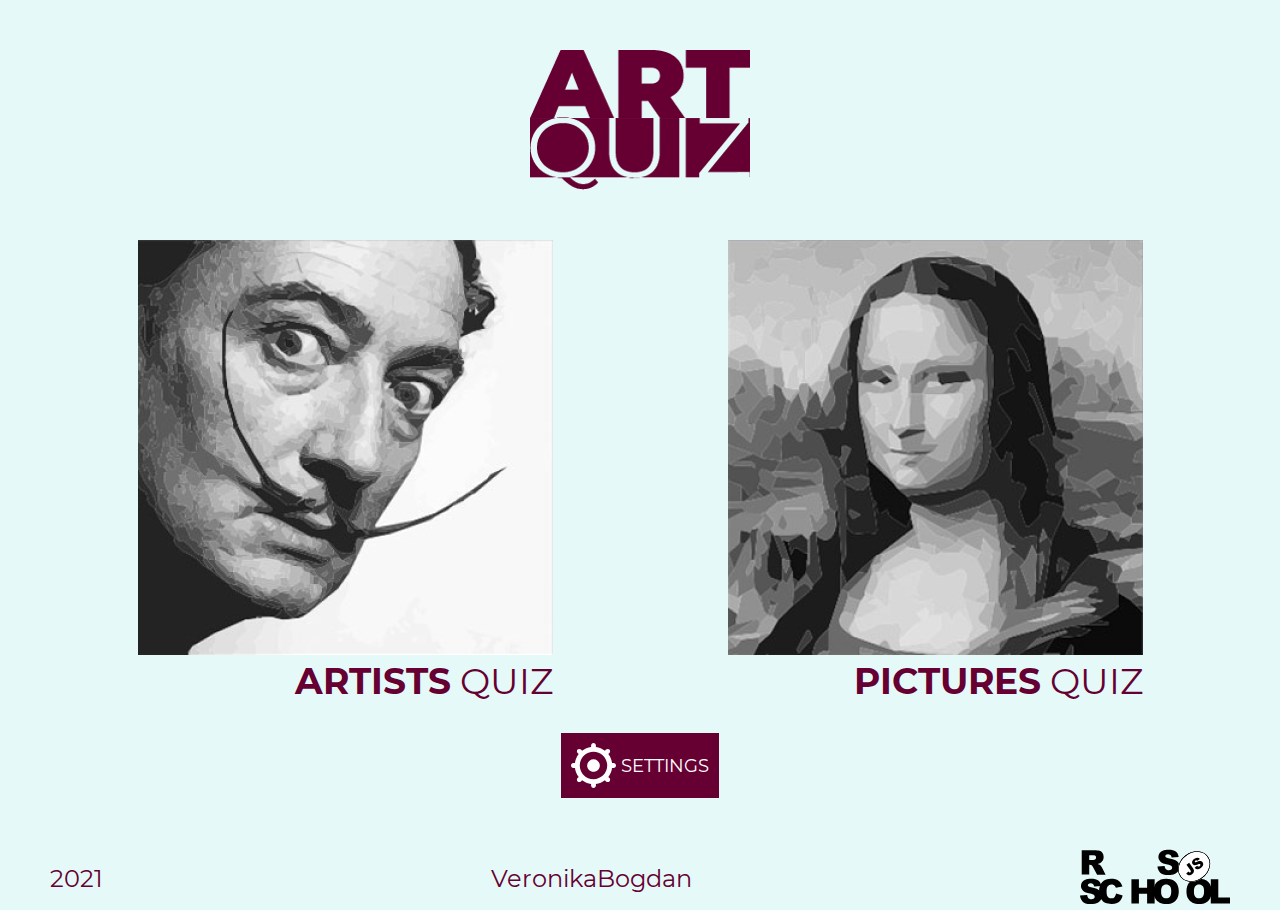
<file: art-quiz/index.html>
<!DOCTYPE html>
<html lang="en">
<head>
	<meta charset="UTF-8">
	<meta http-equiv="X-UA-Compatible" content="IE=edge">
	<meta name="viewport" content="width=device-width, initial-scale=1.0">

	<link rel="stylesheet" href="css/style.css">
	<link rel="icon" type="image/png" sizes="32x32" href="assets/png/paint-palette.png">
	<link rel="icon" type="image/png" sizes="16x16" href="assets/png/paint-palette.png">

	<title>Art-Quiz</title>
	<script src="js/main.js" defer></script>
</head>
<body>
	<div class="container">
		<div class="main-page">
			<img class="main-logo" src="assets/svg/logo.svg" alt="logo">
			<div class="main-screen">
				<div class="game-variations">
					<figure class="game-variation artists">
						<img class="game-variation_image" src="assets/png/artists-quiz.png" alt="artists-quiz">
						<figcaption><strong>artists</strong> quiz</figcaption>
					</figure>
					<figure class="game-variation pictures">
						<img class="game-variation-image" src="assets/png/pictures-quiz.png" alt="pictures-quiz">
						<figcaption><strong>pictures</strong> quiz</figcaption>
					</figure>
				</div>
        <button class="button settings-btn"><img src="assets/svg/Settings.svg" alt="photo: settings"> settings</button>
			</div>

      <div class="settings hide">
        <p>settings</p>
        <div class="settings-group">
          <div class="settings__sound">
            <img src="assets/svg/Volume.svg" width="100" alt="photo: Volume">
            <p>
              <strong>volume</strong>
            </p>
          </div>
          <div class="settings__timer">
            <img src="assets/svg/TimeGame.svg" width="75" alt="photo: time game">
            <input type="checkbox" id="scales" class="custom-checkbox" name="on-off"> <!-- checked -->
            <label for="on-off">on / off</label>
            <p>
              <strong>time game</strong>
            </p>
          </div>
        </div>
        <div class="buttons">
          <button class="button save-btn">save</button>
          <button class="button defaults-btn">defaults</button>
        </div>
      </div>

      <div class="cat"></div>

      <div class="categories hide">
        <div class="buttons">
          <button class="button home-btn"><img src="assets/svg/Home.svg" alt="photo: home"> home</button>
          <p>categories</p>
          <button class="button score-btn"><img src="assets/svg/Score.svg" alt="photo: Score"> score</button>
        </div>
        <ul class="categories__list">
          <li class="categories__item portrait pink">
            <div class="numbers">
              <p class="number">1</p>
              <p class="item_score"></p>
            </div>
            <p>portrait</p>
            <img class="category__img" src="assets/img/0.jpg" alt="">
          </li>
          <li class="categories__item">
            <div class="numbers">
              <p class="number">2</p>
              <p class="item_score"></p>
            </div>
            <p>landscape</p>
            <img class="category__img" src="assets/img/1.jpg" alt="">
          </li>
          <li class="categories__item">
            <div class="numbers">
              <p class="number">3</p>
              <p class="item_score"></p>
            </div>
            <p>still life</p>
            <img class="category__img" src="assets/img/2.jpg" alt="">
          </li>
          <li class="categories__item">
            <div class="numbers">
              <p class="number">4</p>
              <p class="item_score"></p>
            </div>
            <p>impressionism</p>
            <img class="category__img" src="assets/img/3.jpg" alt="">
          </li>
          <li class="categories__item">
            <div class="numbers">
              <p class="number">5</p>
              <p class="item_score"></p>
            </div>
            <p>expressionism </p>
            <img class="category__img" src="assets/img/4.jpg" alt="">
          </li>
          <li class="categories__item">
            <div class="numbers">
              <p class="number">6</p>
              <p class="item_score"></p>
            </div>
            <p>avant-garde</p>
            <img class="category__img" src="assets/img/5.jpg" alt="">
          </li>
          <li class="categories__item">
            <div class="numbers">
              <p class="number">7</p>
              <p class="item_score"></p>
            </div>
            <p>Renaissance</p>
            <img class="category__img" src="assets/img/6.jpg" alt="">
          </li>
          <li class="categories__item">
            <div class="numbers">
              <p class="number">8</p>
              <p class="item_score"></p>
            </div>
            <p>Surrealism </p>
            <img class="category__img" src="assets/img/7.jpg" alt="">
          </li>
          <li class="categories__item">
            <div class="numbers">
              <p class="number">9</p>
              <p class="item_score"></p>
            </div>
            <p>kitsch</p>
            <img class="category__img" src="assets/img/8.jpg" alt="">
          </li>
          <li class="categories__item">
            <div class="numbers">
              <p class="number">10</p>
              <p class="item_score"></p>
            </div>
            <p>minimalism</p>
            <img class="category__img" src="assets/img/9.jpg" alt="">
          </li>
        </ul>
      </div>
		</div>
    <footer>
      <ul class="footer">
        <li>2021</li>
        <li>
          <a href="https://github.com/VeronikaBogdan">VeronikaBogdan</a>
        </li>
        <li>
          <a href="https://rs.school/js/">
            <img src="assets/svg/logoRS.svg" width="150" class="logoRS" alt="photo: logo">
          </a>
        </li>
      </ul>
    </footer>
	</div>
</body>
</html>
</file>
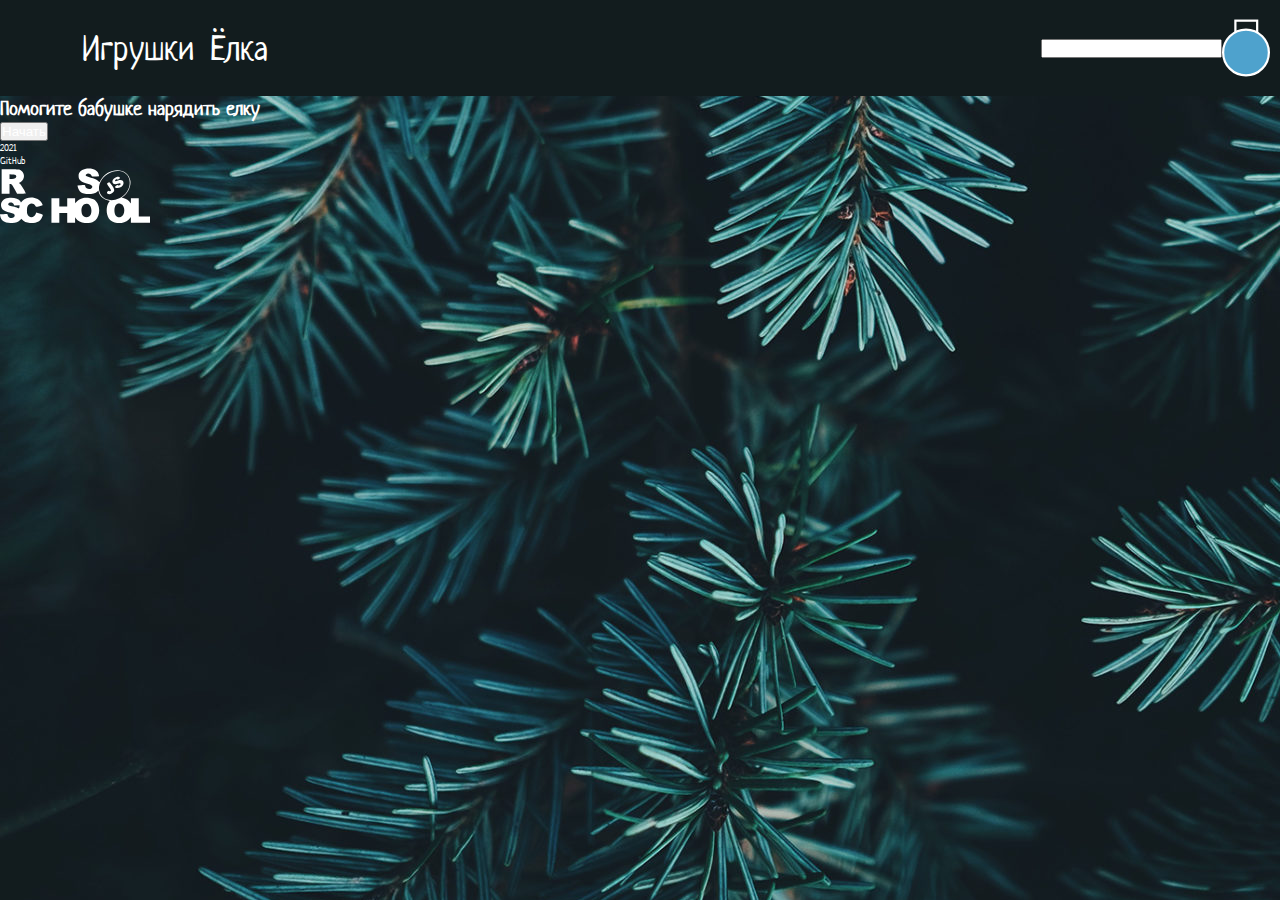
<file: christmas-task/index.html>
<!DOCTYPE html>
<html lang="en">
  <head>
    <meta charset="UTF-8" />
    <meta http-equiv="X-UA-Compatible" content="IE=edge" />
    <meta name="viewport" content="width=device-width, initial-scale=1.0" />
    <title>christmas-task</title>
    
    <link rel="icon" type="image/png" sizes="32x32" href="./assets/favicon.ico">
    <link rel="stylesheet" href="./css/style.css" />
    <!-- <link rel="stylesheet" href="style.css" /> -->
    <link rel="preconnect" href="https://fonts.googleapis.com">
    <link rel="preconnect" href="https://fonts.gstatic.com" crossorigin>
    <link href="https://fonts.googleapis.com/css2?family=Neucha&family=Roboto:wght@300&display=swap" rel="stylesheet">
  </head>
  <body>
    <header class="header">
      <nav>
        <p class="logo-tree"></p>
        <p>Игрушки</p>
        <p>Ёлка</p>
      </nav>
      <div class="search">
        <input type="search" id="site-search" name="q" aria-label="Search through site content">
        <img src="./assets/svg/Group 3ball.svg" alt="ball-in-header" class="ball">
      </div>
    </header>
    <div class="main-screen">
      <h1>Помогите бабушке нарядить елку</h1>
      <button>Начать</button>
    </div>
     
    <footer>
      <ul  class="footer">
        <li>2021</li>
        <li>
          <a href="https://github.com/VeronikaBogdan">GitHub</a>
        </li>
        <li>
          <a href="https://rs.school/js/">
            <img src="./assets/svg/rss.svg" width="150" id="logo" alt="photo: logo">
          </a>
        </li>
      </ul>
    </footer>

  </body>
</html>
</file>
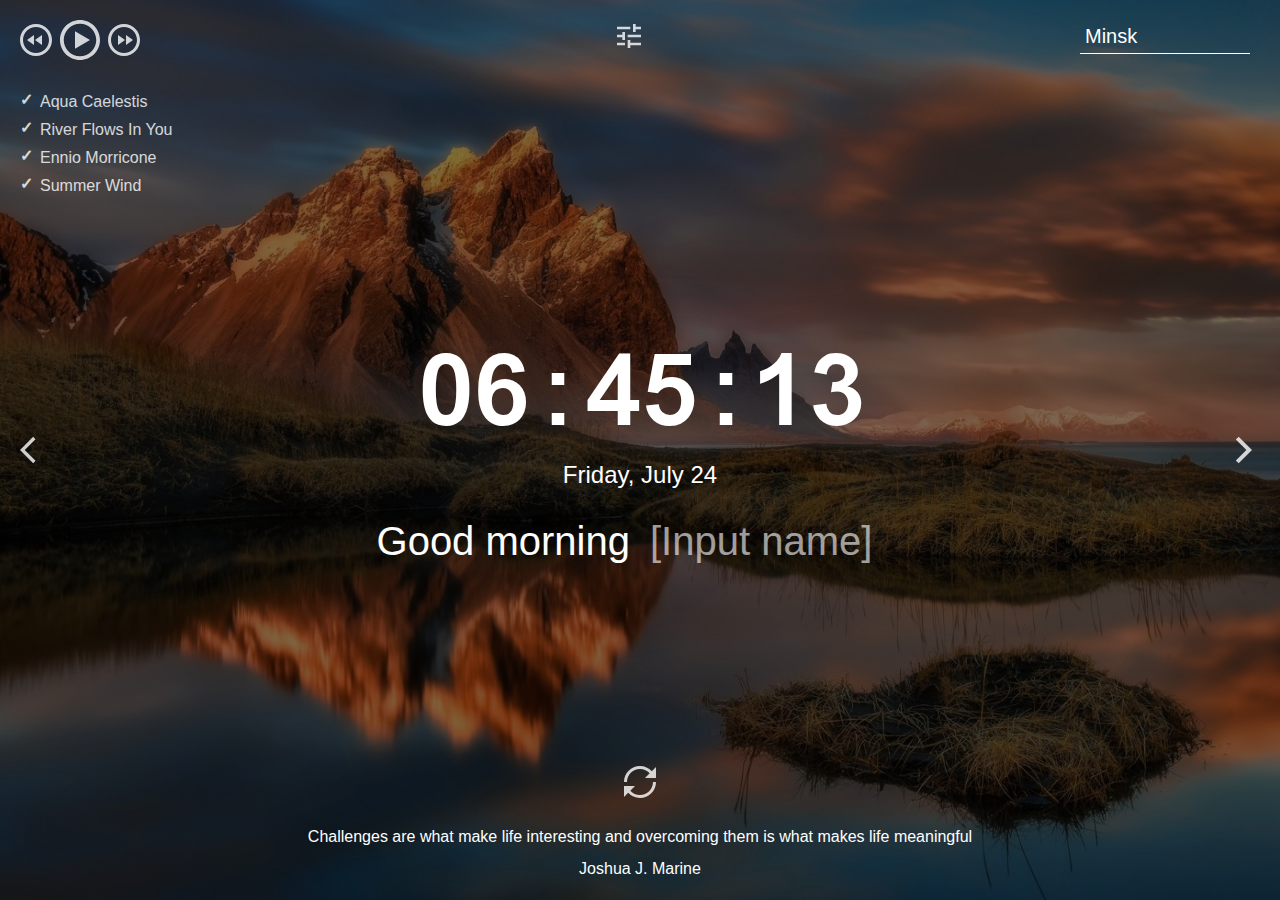
<file: momentum/index.html>
<!DOCTYPE html>
<html lang="en">

<head>
  <meta charset="UTF-8" />
  <meta name="viewport" content="width=device-width, initial-scale=1.0" />
  <link href="assets/favicon.ico" rel="shortcut icon" />
  <link rel="stylesheet" href="css/owfont-regular.css" />
  <link rel="stylesheet" href="css/style.css" />
  <title>momentum</title>
</head>

<body>
  <header class="header">
    <div class="player">

      <!-- <div class="audio-player">
				<div class="timeline">
					<div class="progress"></div>
				</div>
				<div class="controls">
					<div class="play-container">
						<div class="toggle-play play">
					</div>
					</div>
					<div class="Time">
						<div class="current">0:00</div>
						<div class="divider">/</div>
						<div class="length"></div>
					</div>
					<div class="name">Music Song</div>
		

					<div class="volume-container">
						<div class="volume-button">
							<div class="volume icono-volumeMedium"></div>
						</div>
						
						<div class="volume-slider">
							<div class="volume-percentage"></div>
						</div>
					</div>
				</div>
			</div> -->


      <div class="player-controls">
        <button class="play-prev player-icon"></button>
        <button class="play player-icon"></button>
        <button class="play-next player-icon"></button>
      </div>
      <ul class="play-list"></ul>
    </div>
    <div class="settings-wrapper">
      <div class="settings-icon"></div>
      <div class="settings">
        <ul>
          <li class="settings-item">
            <p class="lang-i">Language</p>
            <input type="button" value="EN / RU" class="language-item">
          </li>
          <li class="settings-item">
            <p class="image-i">Image from..</p>
            <div class="inputs">
              <input type="button" value="GitHub" class="gh-item">
              <input type="button" value="Unsplash API" class="unsplash-item">
              <input type="button" value="Flickr API" class="flickr-item">
            </div>
          </li>
          <!-- <li class="settings-item">Date<input type="button" value="+++" class="date-item"></li> -->
          <li class="settings-item">
            <p class="date-i">Date</p>
            <input type="button" value="+++" class="date-item">
          </li>
          <li class="settings-item">
            <p class="time-i">Time</p>
            <input type="button" value="+++" class="time-item">
          </li>
          <li class="settings-item">
            <p class="greenting-i">Greeting</p>
            <input type="button" value="+++" class="greenting-item">
          </li>
          <li class="settings-item">
            <p class="quote-i">Quote</p>
            <input type="button" value="+++" class="quote-item">
          </li>
          <li class="settings-item">
            <p class="weather-i">Weather widget</p>
            <input type="button" value="+++" class="weather-item">
          </li>
          <li class="settings-item">
            <p class="audio-i">Audio player</p>
            <input type="button" value="+++" class="audio-item">
          </li>
        </ul>
      </div>
    </div>
    <div class="weather">
      <input type="text" class="city" value="Minsk" />
      <i class="weather-icon owf"></i>
      <div class="weather-error"></div>
      <div class="description-container">
        <span class="temperature"></span>
        <span class="weather-description"></span>
      </div>
      <div class="wind"></div>
      <div class="humidity"></div>
    </div>
  </header>
  <main class="main">
    <div class="slider-icons">
      <button class="slide-prev slider-icon"></button>
      <button class="slide-next slider-icon"></button>
    </div>
    <time class="time"></time>
    <date class="date"></date>
    <div class="greeting-container">
      <span class="greeting"></span>
      <input type="text" class="name" placeholder="[Input name]" />
    </div>
  </main>
  <footer class="footer">
    <button class="change-quote"></button>
    <div>
      <div class="quote"></div>
      <div class="author"></div>
    </div>
  </footer>
  <script type="module" src="js/script.js"></script>
  <script src="js/playList.js"></script>
  <script src="js/score.js"></script>
</body>

</html>
</file>
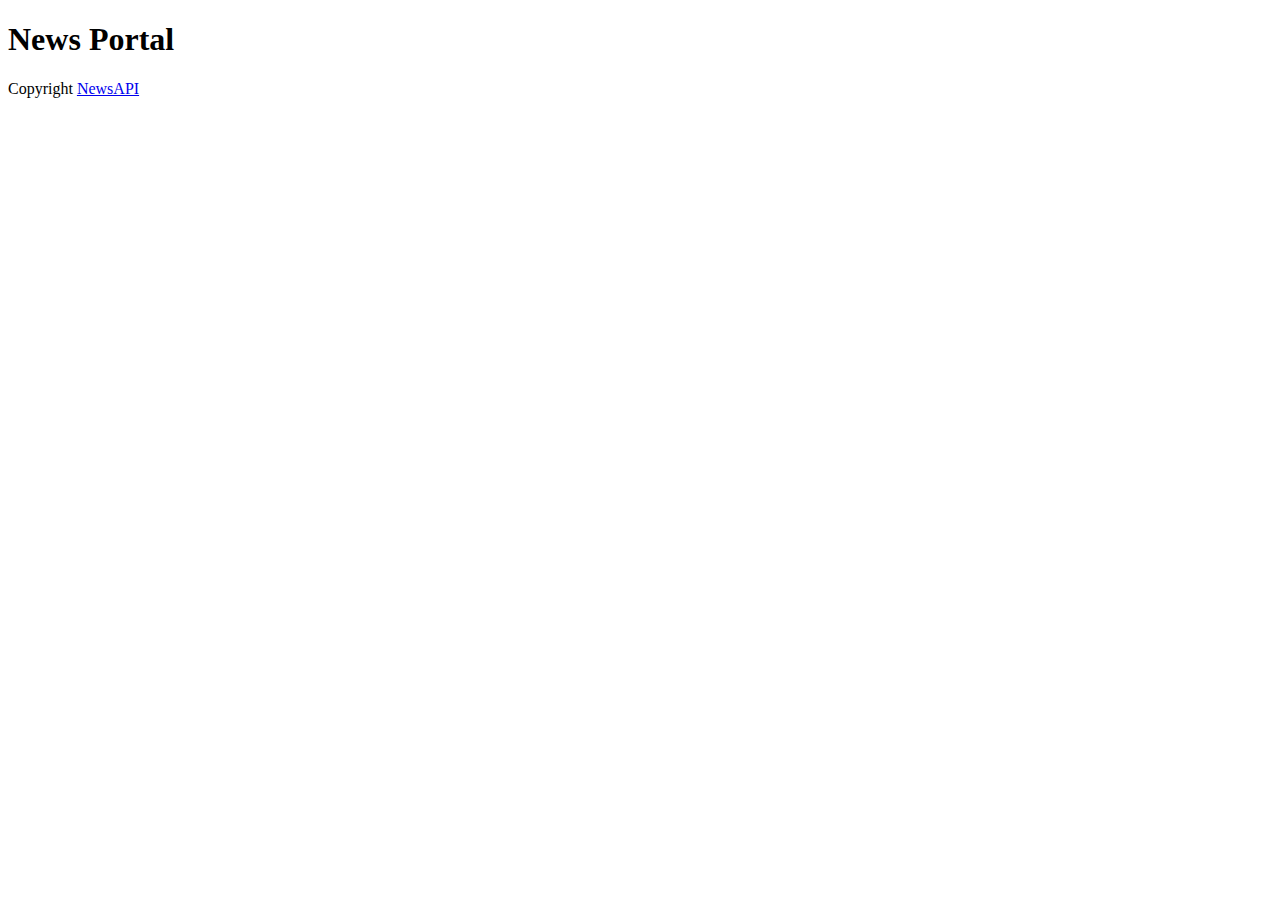
<file: migration-to-typescript/src/index.html>
<!DOCTYPE html>
<html>
  <head>
    <meta charset="utf-8" />
    <meta name="viewport" content="width=device-width, initial-scale=1.0" />
    <meta http-equiv="X-UA-Compatible" content="ie=edge" />
    <title>NewsPortal</title>
  </head>
  <body>
    <header>
      <h1>News Portal</h1>
    </header>
    <main>
      <div class="sources buttons"></div>
      <div class="news"></div>
    </main>
    <footer>
      <p class="copyright">
        Copyright <a href="https://newsapi.org">NewsAPI</a>
      </p>
    </footer>

    <template id="sourceItemTemp">
      <div class="source__item">
        <span class="source__item-name"></span>
      </div>
    </template>

    <template id="newsItemTemp">
      <div class="news__item">
        <div class="news__meta">
          <div class="news__meta-photo"></div>
          <ul class="news__meta-details">
            <li class="news__meta-author"></li>
            <li class="news__meta-date"></li>
          </ul>
        </div>
        <div class="news__description">
          <h2 class="news__description-title"></h2>
          <h3 class="news__description-source"></h3>
          <p class="news__description-content"></p>
          <p class="news__read-more">
            <a href="#">Read More</a>
          </p>
        </div>
      </div>
    </template>

    <script src="./index.js"></script>
  </body>
</html>
</file>
<file: art-quiz/css/style.css>
@font-face {
	font-family: Montserrat-Bold; 
	src: url('../assets/fonts/Montserrat-Bold.ttf');
}
@font-face {
	font-family: Montserrat-SemiBold; 
	src: url('../assets/fonts/Montserrat-SemiBold.ttf');
}
@font-face {
	font-family: Montserrat-Regular;
	src: url('../assets/fonts/Montserrat-Regular.ttf');
}
@font-face {
	font-family: Montserrat-Medium;
	src: url('../assets/fonts/Montserrat-Medium.ttf');
}
* {
  margin: 0;
  padding: 0;
  list-style: none;
  text-decoration: none;
  font-family: Montserrat-Regular;
}

:root {
  --num: 72px;
  --head: 36px;
  --font2: 24px;
  --font3: 18px;
  --font4: 14px;
  --color-dp: #660033;
  --color-wh: #fff;
  --color-gr: #555555;
}

html {
  background-color: #e5faf8;
  /* font-family: Montserrat-Regular; */
  color: var(--color-dp) ;
}
a {
  color: var(--color-dp);
}
strong {
  font-family: Montserrat-Bold;
}
.container {
  max-width: calc(100% - 100px);
  margin: 0 auto;
}
.main-logo {
  margin: 50px auto 0 auto;
}
.main-page {
  display: flex;
  flex-direction: column;
}

.main-screen {
  display: flex;
  flex-direction: column;
  padding: 50px 0;
  text-transform: uppercase;
}

.game-variations {
  display: flex;
  justify-content: space-around;
}
.game-variation {
  box-shadow: 0;
  transition: all 0.3s linear;
}
.game-variation:hover {
 cursor: pointer;
 box-shadow: 0 0 30px 20px #01018833;
}
.game-variation figcaption {
  text-align: right;
  font-size: var(--head);
}
.button{
  display: flex;
  align-items: center;
  /* margin: 30px auto 0 auto; */
  padding: 10px;
  border: 0;
  background-color: var(--color-dp);
  color: var(--color-wh);
  font-size: var(--font3);
  text-transform: uppercase;
  box-shadow: 0;
  transition: box-shadow 0.3s ease-in;
}
.settings-btn {
  margin: 30px auto 0 auto;
}
.button img {
  margin-right: 5px;
}
.button:active {
  background-color: #520331;
}
.button:hover {
  cursor: pointer;
  box-shadow: 0 0 25px 5px #c22c8960;
}

.settings {
  display: flex;
  flex-direction: column;
  justify-content: center;
  font-size: var(--head);
  text-transform: uppercase;
}

.settings p {
  margin: 30px auto 0;
}

.settings-group {
  display: flex;
  justify-content: space-around;
  margin: 50px 0;
}

.settings__sound, .settings__timer {
  display: flex;
  flex-direction: column;
  justify-content: center;
  align-items: center;
  padding: 20px;
  background-color: var(--color-wh);
}

.settings__timer > label {
  font-size: var(--font3);
}

.buttons {
  display: flex;
  justify-content: space-between;
  align-items: center;
}



.categories {
  font-size: var(--head);
  text-transform: uppercase;
}

.categories > .buttons {
  margin-top: 35px;
}

.categories__list {
  display: grid;
  grid-template-columns: repeat(5, 1fr);   
  grid-gap: 2em;
  margin: 50px 0;
  font-size: var(--font4);
  color: var(--color-gr);
}
.categories__item {
  background-color: var(--color-wh);
  filter: grayscale(90%);
  display: flex;
  flex-direction: column;
  justify-content: space-between;
}
.categories__item:hover {
  cursor: pointer;
}
.categories__item  p {
  padding: 0 15px;
}
.numbers {
  display: flex;
  justify-content: space-between;
  align-items: center;
}
p.number {
  font-family: Montserrat-Bold;
  font-size: var(--num);
}
.item_score {
  font-size: var(--font3);
}
.category__img {
  max-width: 100%;
  max-height: 100%;
  margin-top: 10px;
}
.pink {
  color: var(--color-dp);
  filter: grayscale(0%);
}




.footer {
  display: flex;
  justify-content: space-between;
  align-items: center;
  font-size: var(--font2);
}

.show {
  display: block;
}
.hide {
  display: none;
}


@media (max-width: 1024px) {

}
</file>
<file: christmas-task/css/style.css>
* {
  padding: 0;
  margin: 0;
  text-decoration: none;
  list-style: none;
  color: #fff;
}

html {
  font-family: "Neucha", cursive;
  background: url("./../assets/bg.jpg");
  font-size: 10px;
}

.header {
  position: relative;
  background-color: #121c1e;
  z-index: 10;
  display: flex;
  justify-content: space-between;
  font-size: 3.5rem;
  padding: 10px;
}

nav,
.search {
  display: flex;
  align-items: center;
}
nav p,
.search p {
  padding: 0.8rem;
  transition: all 0.3s ease;
}
nav p:hover,
.search p:hover {
  color: #2299eb;
  cursor: pointer;
}

.logo-tree,
.ball {
  width: 48px;
  height: 60px;
}

/*# sourceMappingURL=style.css.map */
</file>
<file: christmas-task/style.css>
* {
	padding: 0;
  margin: 0;
  text-decoration: none;
  list-style: none;
  color: #fff;
}

html {
  font-family: 'Neucha', cursive;
  /* font-family: 'Roboto', sans-serif; */
  background: center/120%  url('./assets/bg.jpg');
  font-size: 10px;
}

:root {
  --h1: 5.3rem;
  --f1: 3.5rem;
  --f2: 2.4rem;
}

.header {
  position: relative;
  background-color: #121C1E;
  z-index: 10;
  display: flex;
  justify-content: space-between;
  font-size: var(--f1);
  padding: 10px;
}

nav, 
.search {
  display: flex;
  align-items:center;
}

nav > p,
.logo-tree {
  padding: 0.8rem;
  transition: all 0.3s ease;
}

nav > p:hover,
.logo-tree:hover {
  color: #2299EB;
  cursor: pointer;
}

.logo-tree, 
.ball {
  width: 48px;
  height: 60px;
}

.logo-tree {
  background: no-repeat center/60%  url('./assets/svg/tree.svg');
}

.logo-tree:hover {
  background-color: #2299EB;
}

.main-screen {
  display: flex;
  flex-direction: column;
  align-items: center;
  align-content: center;
}

.main-screen > h1 {
  width: 423px;
  align-self: center;
  text-align: center;
  padding: 66px 85px;
  margin-top: 10rem;
  font-size: var(--h1);
  text-transform: uppercase;
  border-radius: 15%;
  border: #2299EB 2px solid;
  background: radial-gradient(118.88% 606.86% at 0% 0%, rgba(36, 197, 219, 0.15) 0%, rgba(36, 197, 219, 0) 100%);
  backdrop-filter: blur(31px);
  border-radius: 30px;
}

.main-screen > button {
  padding: 12px 119px;
  background: radial-gradient(118.88% 606.86% at 0% 0%, rgba(36, 197, 219, 0.15) 0%, rgba(36, 197, 219, 0) 100%);
  backdrop-filter: blur(31px);
  border-radius: 30px;
  border: 3px solid #2299EB;
  /* font-family: 'Roboto', sans-serif; */
  font-size: var(--f2);
  line-height: 2.9rem;
  text-align: center;
  margin: 11.5rem 0 5rem;
}

.main-screen > button:hover {
  cursor: pointer;

}

footer ul.footer {
	display: flex;
	justify-content: space-between;
	align-items: center;
	background-color: #121C1E;
	font-size: var(--f1);
	color:#29282B;
  padding-left: 2.5rem;
}

footer ul.footer a {
  color: #F7FFEA;
  transition: color 0.3s ease-in;
}
footer ul.footer a:hover {
	color: #2299EB;
}
</file>
<file: momentum/css/owfont-regular.css>
/*!
 *  owfont-regular 1.0.0 by Deniz Fuchidzhiev - http://websygen.com
 *  License - font: SIL OFL 1.1, css: MIT License
 */
/* FONT PATH
 * -------------------------- */
@font-face {
  font-family: 'owfont';
  src: url('../assets/fonts/owfont-regular.eot?v=1.0.0');
  src: url('../assets/fonts/owfont-regular.eot?#iefix&v=1.0.0') format('embedded-opentype'),
	   url('../assets/fonts/owfont-regular.woff') format('woff'),
	   url('../assets/fonts/owfont-regular.ttf') format('truetype'),
	   url('../assets/fonts/owfont-regular.svg#owf-regular') format('svg');
  font-weight: normal;
  font-style: normal;
}
.owf {
  display: inline-block;
  font: normal normal normal 14px/1 owfont;
  font-size: inherit;
  text-rendering: auto;
  -webkit-font-smoothing: antialiased;
  -moz-osx-font-smoothing: grayscale;
  transform: translate(0, 0);
}
/* makes the font 33% larger relative to the icon container */
.owf-lg {
  font-size: 1.33333333em;
  line-height: 0.75em;
  vertical-align: -15%;
}
.owf-2x {
  font-size: 2em;
}
.owf-3x {
  font-size: 3em;
}
.owf-4x {
  font-size: 4em;
}
.owf-5x {
  font-size: 5em;
}
.owf-fw {
  width: 1.28571429em;
  text-align: center;
}
.owf-ul {
  padding-left: 0;
  margin-left: 2.14285714em;
  list-style-type: none;
}
.owf-ul > li {
  position: relative;
}
.owf-li {
  position: absolute;
  left: -2.14285714em;
  width: 2.14285714em;
  top: 0.14285714em;
  text-align: center;
}
.owf-li.owf-lg {
  left: -1.85714286em;
}
.owf-border {
  padding: .2em .25em .15em;
  border: solid 0.08em #eeeeee;
  border-radius: .1em;
}
.owf-pull-right {
  float: right;
}
.owf-pull-left {
  float: left;
}
.owf.owf-pull-left {
  margin-right: .3em;
}
.owf.owf-pull-right {
  margin-left: .3em;
}

/* owfont uses the Unicode Private Use Area (PUA) to ensure screen
   readers do not read off random characters that represent icons */
   
/*   Weather Condition Codes    */
   
/*   Thunderstorm - - - - - - - - - - - - - - - - - - - - - - - - - - - - - - - - - - - -    */
   
/* thunderstorm with light rain */
.owf-200:before,
.owf-200-d:before,
.owf-200-n:before {
  content: "\EB28";
}
/* thunderstorm with rain */
.owf-201:before,
.owf-201-d:before,
.owf-201-n:before {
  content: "\EB29";
}
/* thunderstorm with heavy rain */
.owf-202:before,
.owf-202-d:before,
.owf-202-n:before {
  content: "\EB2A";
}
/*  light thunderstorm  */
.owf-210:before,
.owf-210-d:before,
.owf-210-n:before {
  content: "\EB32";
}
/*  thunderstorm  */
.owf-211:before,
.owf-211-d:before,
.owf-211-n:before {
  content: "\EB33";
}
/*   heavy thunderstorm   */
.owf-212:before,
.owf-212-d:before,
.owf-212-n:before {
  content: "\EB34";
}
/*   ragged thunderstorm   */
.owf-221:before,
.owf-221-d:before,
.owf-221-n:before {
  content: "\EB3D";
}
/*  thunderstorm with light drizzle    */
.owf-230:before,
.owf-230-d:before,
.owf-230-n:before {
  content: "\EB46";
}
/*  thunderstorm with drizzle     */
.owf-231:before,
.owf-231-d:before,
.owf-231-n:before {
  content: "\EB47";
}
/* thunderstorm with heavy drizzle     */
.owf-232:before,
.owf-232-d:before,
.owf-232-n:before {
  content: "\EB48";
}

/*   Drizzle - - - - - - - - - - - - - - - - - - - - - - - - - - - - - - - - - - - -    */

/*  light intensity drizzle */
.owf-300:before,
.owf-300-d:before,
.owf-300-n:before {
  content: "\EB8C";
}
/*  drizzle */
.owf-301:before,
.owf-301-d:before,
.owf-301-n:before {
  content: "\EB8D";
}
/*  heavy intensity drizzle  */
.owf-302:before,
.owf-302-d:before,
.owf-302-n:before {
  content: "\EB8E";
}
/*   light intensity drizzle rain  */
.owf-310:before,
.owf-310-d:before,
.owf-310-n:before {
  content: "\EB96";
}
/*  drizzle rain  */
.owf-311:before,
.owf-311-d:before,
.owf-311-n:before {
  content: "\EB97";
}
/* heavy intensity drizzle rain */
.owf-312:before,
.owf-312-d:before,
.owf-312-n:before {
  content: "\EB98";
}
/* shower rain and drizzle  */
.owf-313:before,
.owf-313-d:before,
.owf-313-n:before {
  content: "\EB99";
}
/* heavy shower rain and drizzle*/
.owf-314:before,
.owf-314-d:before,
.owf-314-n:before {
  content: "\EB9A";
}
/* shower drizzle */
.owf-321:before,
.owf-321-d:before,
.owf-321-n:before {
  content: "\EBA1";
}

/*   Rain - - - - - - - - - - - - - - - - - - - - - - - - - - - - - - - - - - - -    */

/* light rain  */
.owf-500:before,
.owf-500-d:before,
.owf-500-n:before {
  content: "\EC54";
}
/* moderate rain  */
.owf-501:before,
.owf-501-d:before,
.owf-501-n:before {
  content: "\EC55";
}
/* heavy intensity rain  */
.owf-502:before,
.owf-502-d:before,
.owf-502-n:before {
  content: "\EC56";
}
/* very heavy rain   */
.owf-503:before,
.owf-503-d:before,
.owf-503-n:before {
  content: "\EC57";
}
/* extreme rain    */
.owf-504:before,
.owf-504-d:before,
.owf-504-n:before {
  content: "\EC58";
}
/* freezing rain    */
.owf-511:before,
.owf-511-d:before,
.owf-511-n:before {
  content: "\EC5F";
}
/*  light intensity shower rain    */
.owf-520:before,
.owf-520-d:before,
.owf-520-n:before {
  content: "\EC68";
}
/* shower rain  */
.owf-521:before,
.owf-521-d:before,
.owf-521-n:before {
  content: "\EC69";
}
/*  heavy intensity shower rain  */
.owf-522:before,
.owf-522-d:before,
.owf-522-n:before {
  content: "\EC6A";
}
/* ragged shower rain  */
.owf-531:before,
.owf-531-d:before,
.owf-531-n:before {
  content: "\EC73";
}

/*   Snow - - - - - - - - - - - - - - - - - - - - - - - - - - - - - - - - - - - -    */

/* light snow  */
.owf-600:before,
.owf-600-d:before,
.owf-600-n:before {
  content: "\ECB8";
}
/*  snow  */
.owf-601:before,
.owf-601-d:before,
.owf-601-n:before {
  content: "\ECB9";
}
/*   heavy snow   */
.owf-602:before,
.owf-602-d:before,
.owf-602-n:before {
  content: "\ECBA";
}
/*  sleet  */
.owf-611:before,
.owf-611-d:before,
.owf-611-n:before {
  content: "\ECC3";
}
/*   shower sleet */
.owf-612:before,
.owf-612-d:before,
.owf-612-n:before {
  content: "\ECC4";
}
/* light rain and snow */
.owf-615:before,
.owf-615-d:before,
.owf-615-n:before {
  content: "\ECC7";
}
/* rain and snow  */
.owf-616:before,
.owf-616-d:before,
.owf-616-n:before {
  content: "\ECC8";
}
/* light shower snow  */
.owf-620:before,
.owf-620-d:before,
.owf-620-n:before {
  content: "\ECCC";
}
/* shower snow  */
.owf-621:before,
.owf-621-d:before,
.owf-621-n:before {
  content: "\ECCD";
}
/* heavy shower snow  */
.owf-622:before,
.owf-622-d:before,
.owf-622-n:before {
  content: "\ECCE";
}

/*   Atmosphere - - - - - - - - - - - - - - - - - - - - - - - - - - - - - - - - - - - -    */

/* mist */
.owf-701:before,
.owf-701-d:before,
.owf-701-n:before {
  content: "\ED1D";
}
/* smoke */
.owf-711:before,
.owf-711-d:before,
.owf-711-n:before {
  content: "\ED27";
}
/* haze */
.owf-721:before,
.owf-721-d:before,
.owf-721-n:before {
  content: "\ED31";
}
/* Sand/Dust Whirls */
.owf-731:before,
.owf-731-d:before,
.owf-731-n:before {
  content: "\ED3B";
}
/* Fog */
.owf-741:before,
.owf-741-d:before,
.owf-741-n:before {
  content: "\ED45";
}
/* sand */
.owf-751:before,
.owf-751-d:before,
.owf-751-n:before {
  content: "\ED4F";
}
/* dust */
.owf-761:before,
.owf-761-d:before,
.owf-761-n:before {
  content: "\ED59";
}
/*  VOLCANIC ASH  */
.owf-762:before,
.owf-762-d:before,
.owf-762-n:before {
  content: "\ED5A";
}
/* SQUALLS */
.owf-771:before,
.owf-771-d:before,
.owf-771-n:before {
  content: "\ED63";
}
/* TORNADO */
.owf-781:before,
.owf-781-d:before,
.owf-781-n:before {
  content: "\ED6D";
}

/*   Clouds - - - - - - - - - - - - - - - - - - - - - - - - - - - - - - - - - - - -    */

/*  sky is clear  */  /*  Calm  */
.owf-800:before,
.owf-800-d:before,
.owf-951:before,
.owf-951-d:before {
  content: "\ED80";
}
.owf-800-n:before,
.owf-951-n:before {
  content: "\F168";
}
/*  few clouds   */
.owf-801:before,
.owf-801-d:before {
  content: "\ED81";
}
.owf-801-n:before {
  content: "\F169";
}
/* scattered clouds */
.owf-802:before,
.owf-802-d:before {
  content: "\ED82";
}
.owf-802-n:before {
  content: "\F16A";
}
/* broken clouds  */
.owf-803:before,
.owf-803-d:before,
.owf-803-n:before {
  content: "\ED83";
}
/* overcast clouds  */
.owf-804:before,
.owf-804-d:before,
.owf-804-n:before {
  content: "\ED84";
}

/*   Extreme - - - - - - - - - - - - - - - - - - - - - - - - - - - - - - - - - - - -    */

/* tornado  */
.owf-900:before,
.owf-900-d:before,
.owf-900-n:before {
  content: "\EDE4";
}
/*  tropical storm  */
.owf-901:before,
.owf-901-d:before,
.owf-901-n:before {
  content: "\EDE5";
}
/* hurricane */
.owf-902:before,
.owf-902-d:before,
.owf-902-n:before {
  content: "\EDE6";
}
/* cold */
.owf-903:before,
.owf-903-d:before,
.owf-903-n:before {
  content: "\EDE7";
}
/* hot */
.owf-904:before,
.owf-904-d:before,
.owf-904-n:before {
  content: "\EDE8";
}
/* windy */
.owf-905:before,
.owf-905-d:before,
.owf-905-n:before {
  content: "\EDE9";
}
/* hail */
.owf-906:before,
.owf-906-d:before,
.owf-906-n:before {
  content: "\EDEA";
}

/*   Additional - - - - - - - - - - - - - - - - - - - - - - - - - - - - - - - - - - - -    */

/* Setting */
.owf-950:before,
.owf-950-d:before,
.owf-950-n:before {
  content: "\EE16";
}
/*  Light breeze  */
.owf-952:before,
.owf-952-d:before,
.owf-952-n:before {
  content: "\EE18";
}
/*  Gentle Breeze  */
.owf-953:before,
.owf-953-d:before,
.owf-953-n:before {
  content: "\EE19";
}
/*  Moderate breeze  */
.owf-954:before,
.owf-954-d:before,
.owf-954-n:before {
  content: "\EE1A";
}
/* Fresh Breeze  */
.owf-955:before,
.owf-955-d:before,
.owf-955-n:before {
  content: "\EE1B";
}
/* Strong  Breeze  */
.owf-956:before,
.owf-956-d:before,
.owf-956-n:before {
  content: "\EE1C";
}
/* High wind, near gale  */
.owf-957:before,
.owf-957-d:before,
.owf-957-n:before {
  content: "\EE1D";
}
/* Gale */
.owf-958:before,
.owf-958-d:before,
.owf-958-n:before {
  content: "\EE1E";
}
/*  Severe Gale  */
.owf-959:before,
.owf-959-d:before,
.owf-959-n:before {
  content: "\EE1F";
}
/* Storm */
.owf-960:before,
.owf-960-d:before,
.owf-960-n:before {
  content: "\EE20";
}
/*  Violent Storm  */
.owf-961:before,
.owf-961-d:before,
.owf-961-n:before {
  content: "\EE21";
}
/* Hurricane */
.owf-962:before,
.owf-962-d:before,
.owf-962-n:before {
  content: "\EE22";
}
</file>
<file: momentum/css/style.css>
@font-face {
  font-family: 'Arial-MT';
  src: url("../assets/fonts/Arial-MT.woff"); /* Путь к файлу со шрифтом */
 }

* {
  box-sizing: border-box;
  margin: 0;
  padding: 0;
}

body {
  min-width: 480px;
  min-height: 100vh;
  font-family: 'Arial', sans-serif;
  font-size: 16px;
  color: #fff;
  text-align: center;
  background: url("../assets/img/bg.jpg") center/cover, rgba(0, 0, 0, 0.5);
  background-blend-mode: multiply;
  transition: background-image 1s ease-in-out;
}

.header {
  display: flex;
  justify-content: space-between;
  align-items: flex-start;
  width: 100%;
  height: 30vh;
  min-height: 220px;  
  padding: 20px;
}

.player {
	opacity: 1;
	transition: opacity 0.5s ease-in;
}

.player-controls {
  display: flex;
  align-items: center;
  justify-content: space-between;
  width: 120px;
  margin-bottom: 28px;
}

.play-list {
  text-align: left;
}

.play-item {
  position: relative;
  padding: 5px;
  padding-left: 20px;
  list-style: none;
  opacity: .8;
  cursor: pointer;
  transition: .3s;
}

.play-item-main {
	color:coral;
}

.play-item:hover {
  opacity: 1;
}

.play-item::before {
  content: "\2713";  
  position: absolute;
  left: 0;
  top: 2px;
  font-weight: 900;
}

.item-active::before {
  color: #C5B358;
}

.player-icon,
.slider-icon,
.change-quote,
.settings-icon {
  width: 32px;
  height: 32px;
  background-size: 32px 32px;
  background-position: center center;
  background-repeat: no-repeat;
  background-color: transparent;
  border: 0;
  outline: 0;
  opacity: .8;
  cursor: pointer;
  transition: .3s;  
}

.player-icon:hover,
.slider-icon:hover,
.change-quote:hover,
.settings-icon:hover {
  opacity: 1;
}

.player-icon:active,
.slider-icon:active,
.change-quote:active,
.settings-icon:active {
  border: 0;
  outline: 0;  
  transform: scale(1.1);
}

.play {
  width: 40px;
  height: 40px;
  background-size: 40px 40px;
  background-image: url("../assets/svg/play.svg");
}

.pause {
  background-image: url("../assets/svg/pause.svg");
}

.play-prev {
  background-image: url("../assets/svg/play-prev.svg");
}

.play-next {
  background-image: url("../assets/svg/play-next.svg");
}

.weather {
  display: flex;
  flex-direction: column;
  justify-content: space-between;
  align-items: flex-start;
  row-gap: 5px;
  width: 180px;
  min-height: 180px;  
  text-align: left;
	opacity: 1;
	transition: opacity 0.5s ease-in;
}

.weather-error {
  margin-top: -10px;
}

.description-container {
  display: flex;
  flex-wrap: wrap;
  justify-content: flex-start;
  align-items: center;
  column-gap: 12px;
}

.weather-icon {
  font-size: 44px;
}

.city {
  width: 170px;
  height: 34px;
  padding: 5px;
  font-size: 20px;
  line-height: 24px;
  color: #fff;  
  border: 0;
  outline: 0;
  border-bottom: 1px solid #fff;
  background-color: transparent;
}

.city::placeholder {  
  font-size: 20px;
  color: #fff;
  opacity: .6;
}

.main {
  position: relative;
  display: flex;
  flex-direction: column;
  justify-content: center;
  align-items: center;
  width: 100%;
  height: 40vh;
  min-height: 260px;  
  padding: 20px;
}

.slider-icon {
  position: absolute;
  top: 50%;
  margin-top: -16px;
  cursor: pointer;
}

.slide-prev {
  left: 20px;
  background-image: url("../assets/svg/slider-prev.svg");
}

.slide-next {
  right: 20px;
  background-image: url("../assets/svg/slider-next.svg");
}

.time {
  min-height: 124px;
  margin-bottom: 10px;
  font-family: 'Arial-MT';
  font-size: 100px;
  letter-spacing: -4px;  
	opacity: 1;
	transition: opacity 0.5s ease-in;
}

.date {
  min-height: 28px;
  font-size: 24px;
  margin-bottom: 20px;
	opacity: 1;
	transition: opacity 0.5s ease-in;
}
.greeting-container {
  display: flex;
  flex-wrap: wrap;
  justify-content: stretch;
  align-items: center;
  min-height: 48px;
  width: 100vw;
  font-size: 40px;
	opacity: 1;
	transition: opacity 0.5s ease-in;
}

.greeting {
  flex: 1;  
  padding: 10px;
  text-align: right;
	
}

.name {
  flex: 1;
  max-width: 50%;
  padding: 10px;
  font-size: 40px;
  text-align: left;
  color: #fff;
  background-color: transparent;
  border: 0;
  outline: 0;
}

.name::placeholder {
  color: #fff;
  opacity: .6;
}

.footer {
  display: flex;
  flex-direction: column;
  justify-content: flex-end;
  align-items: center;
  width: 100%;
  height: 30vh;
  min-height: 160px;  
  padding: 20px;
}

.change-quote {
  margin-bottom: 30px;
  background-image: url("../assets/svg/reload.svg");  
}

.quote {
  min-height: 32px;
	opacity: 1;
	transition: opacity 0.5s ease-in;
}


.author {
  min-height: 20px;
	opacity: 1;
	transition: opacity 0.5s ease-in;
}

.settings-wrapper {
	display: flex;
	flex-direction: column;
	align-items:center;
}
.settings-icon {
	margin-bottom: 30px;
	background-image: url("../assets/svg/tune_settings.svg");  
}
.settings-icon-close {
	/* margin-bottom: 30px; */
	background-image: url("../assets/svg/close.svg");  
}
.settings > ul {
	list-style: none;
}
.settings {
	display: none;
	width: 400px;
	background-color: #e0d6d6;
	color: black;
	z-index: 3;
	padding: 10px;
	transition: all 2s;
}
.settings-open {
	display: block;
}
.close {
	opacity: 0;
}
.close::placeholder {
	opacity: 0;
}
.settings-item {
	font-size: 20px;
	padding: 7px;
	display: flex;
	justify-content:space-between;
}

.settings-item input[type=button], 
.settings-item option, select {
	width: 70px;
	height: 30px;
	font-size: 15px;
	border: 0;
	border-radius: 50%;
	padding: 5px;
	background-color: inherit;
	cursor: pointer;
	transition: all 0.5s linear;
	background-color: #fff;
}
select {
	border-radius: 0;
	border: 0;
}

.settings-item input[type=button]:hover {
	background-color: #60d6af;
}

.settings-item input[type=button]:active {
	background-color: #2ac41c;
}

.btn-color {
	background-color: #cec324;
}


@media (max-width: 768px) {
  .time {
    min-height: 80px;
    font-size: 72px;    
  }

  .greeting-container {
    min-height: 40px;
    font-size: 32px;
  }

  .greeting {
    padding: 5px;
  }

  .name {
    font-size: 32px;
    padding: 5px;
  }
}


/* 
.audio-player {
  height: 50px;
  width: 350px;
  background: #444;
  box-shadow: 0 0 20px 0 #000a;

  font-family: arial;
  color: white;
  font-size: 0.75em;
  overflow: hidden;

  display: grid;
  grid-template-rows: 6px auto;

  .timeline {
    background: white;
    width: 100%;
    position: relative;
    cursor: pointer;
    box-shadow: 0 2px 10px 0 #0008;
    .progress {
      background: coral;
      width: 0%;
      height: 100%;
      transition: 0.25s;
    }
  }
  .controls {
    display: flex;
    justify-content: space-between;
    align-items: stretch;
    padding: 0 20px;

    > * {
      display: flex;
      justify-content: center;
      align-items: center;
    }
    .toggle-play {
      &.play {
        cursor: pointer;
        position: relative;
        left: 0;
        height: 0;
        width: 0;
        border: 7px solid #0000;
        border-left: 13px solid white;
        &:hover {
          transform: scale(1.1);
        }
      }
      &.pause {
        height: 15px;
        width: 20px;
        cursor: pointer;
        position: relative;
        &:before {
          position: absolute;
          top: 0;
          left: 0px;
          background: white;
          content: "";
          height: 15px;
          width: 3px;
        }
        &:after {
          position: absolute;
          top: 0;
          right: 8px;
          background: white;
          content: "";
          height: 15px;
          width: 3px;
        }
        &:hover {
          transform: scale(1.1);
        }
      }
    }
    .Time {
      display: flex;

      > * {
        padding: 2px;
      }
    }
    .volume-container {
      cursor: pointer;
      .volume-button {
        height: 26px;
        display: flex;
        align-items: center;
        .volume {
          transform: scale(0.7);
        }
      }
      
      position: relative;
      z-index: 2;
      .volume-slider {
        position: absolute;
        left: -3px; top: 15px;
        z-index: -1;
        width: 0;
        height: 15px;
        background: white;
        box-shadow: 0 0 20px #000a;
        transition: .25s;
        .volume-percentage {
          background: coral;
          height: 100%;
          width: 75%;
        }
      }
      &:hover {
        .volume-slider {
          left: -123px;
          width: 120px;
        }
      }
    }
  }
} */
</file>
